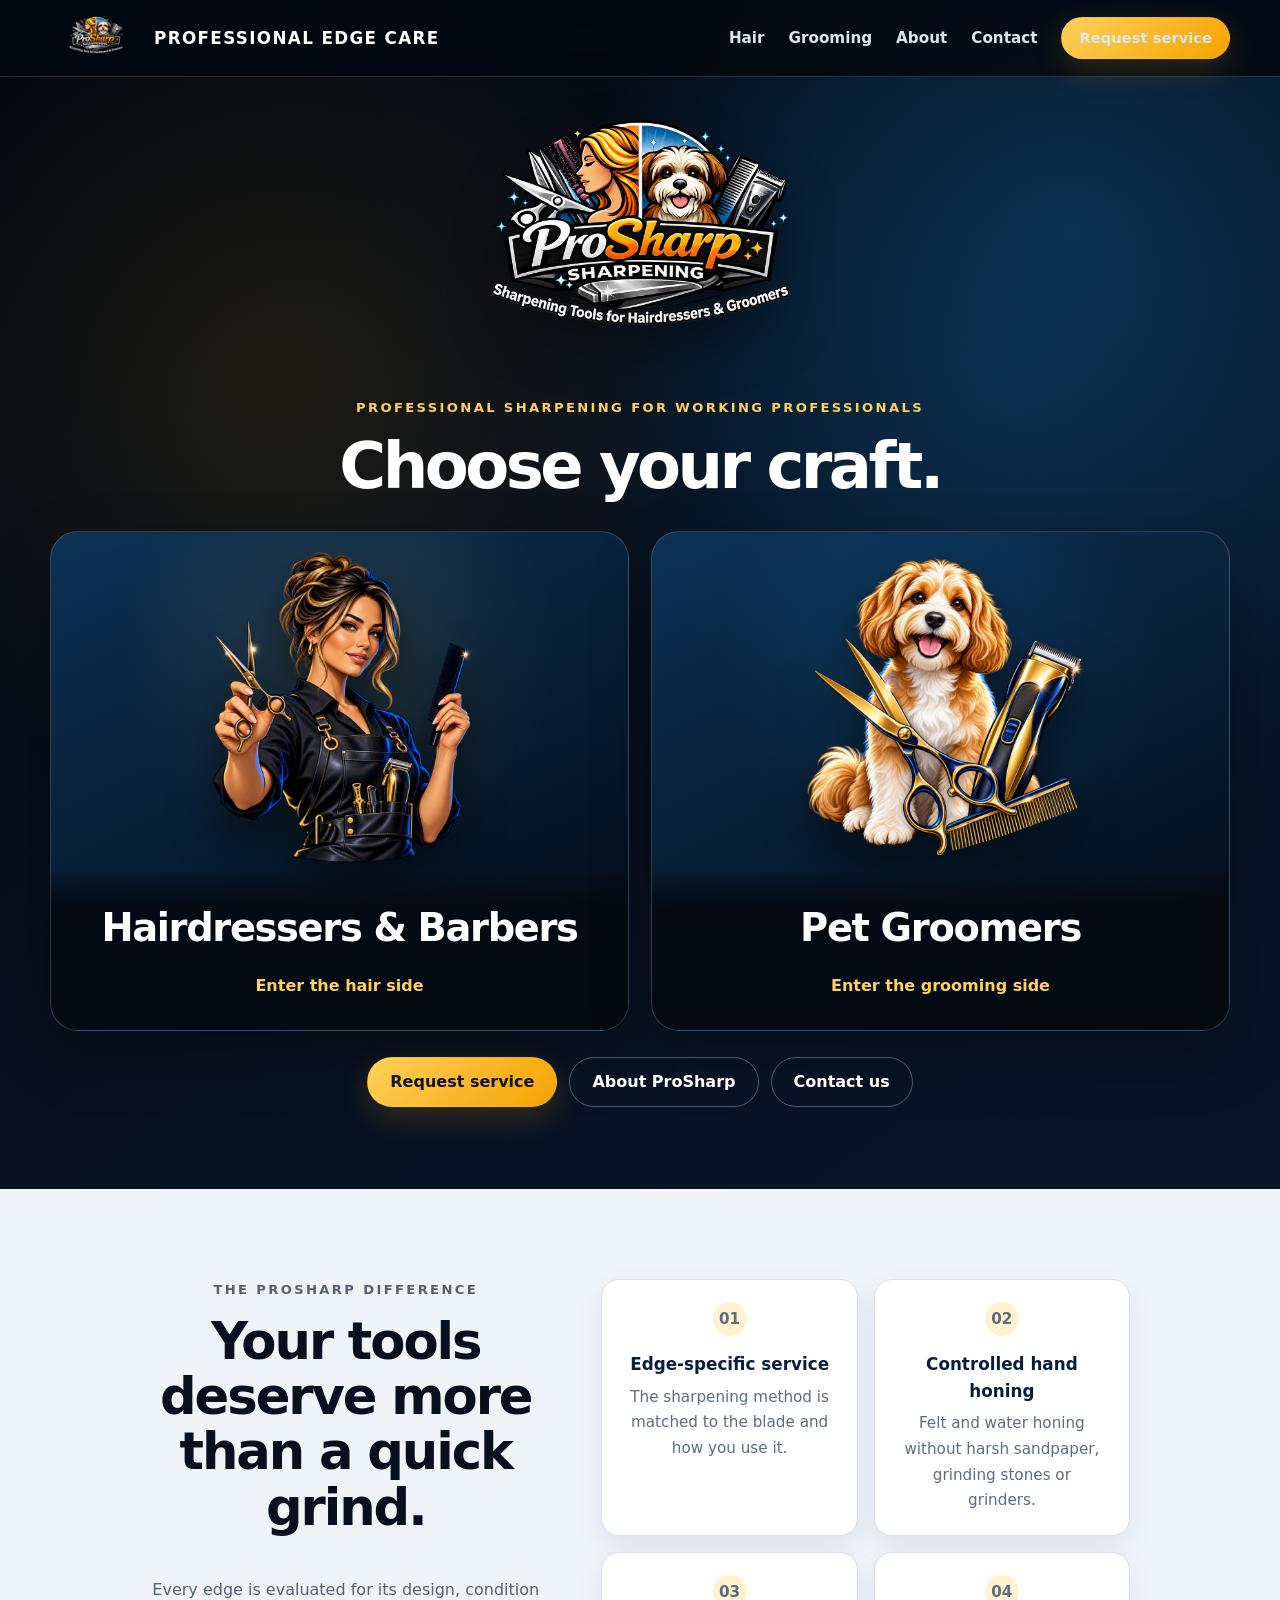
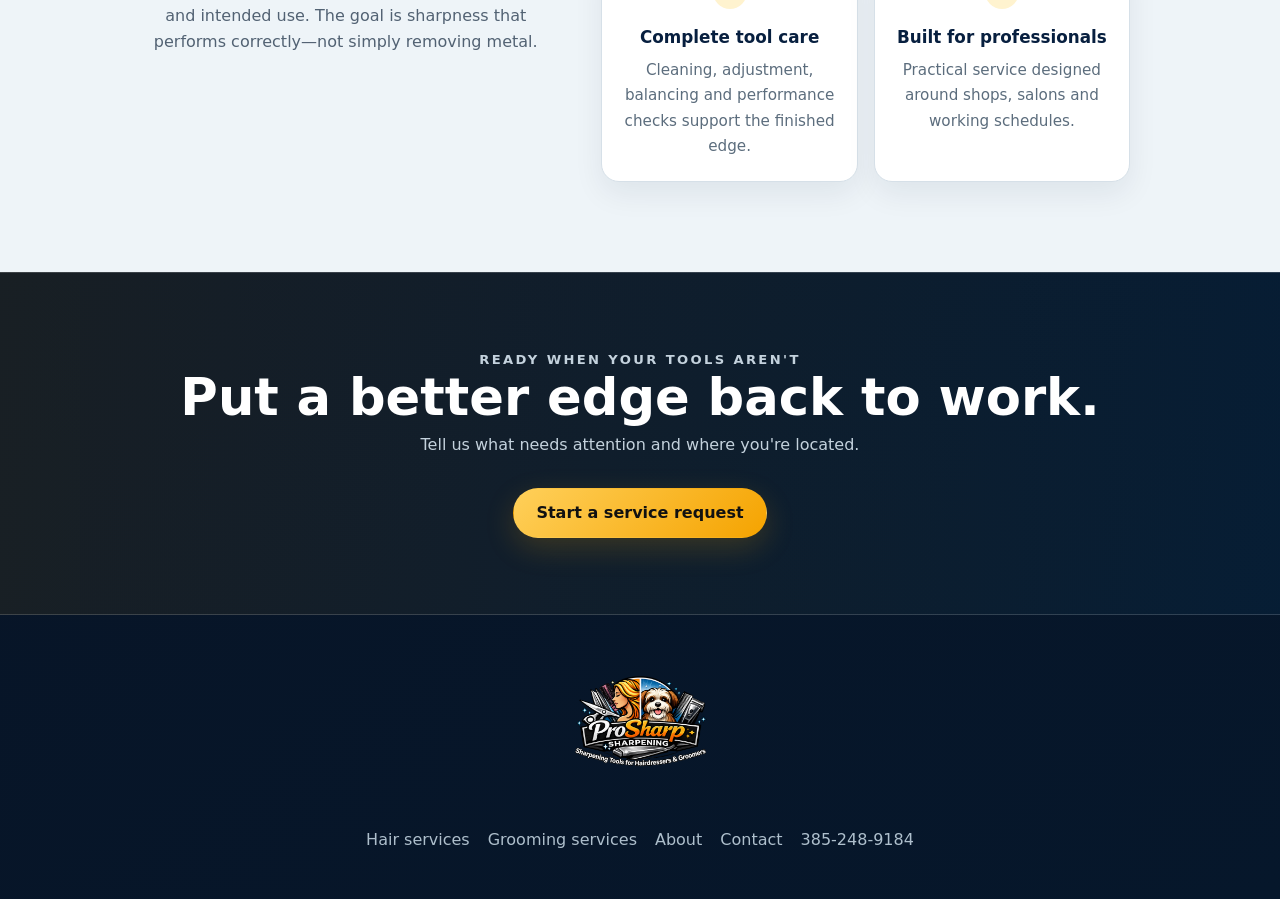
<file: index.html>
<!doctype html>
<html lang="en">
<head>
  <meta charset="utf-8">
  <meta name="viewport" content="width=device-width, initial-scale=1">
  <title>ProSharp Sharpening | Hair & Grooming Professionals</title>
  <meta name="description" content="Professional shear and clipper blade sharpening for hairdressers, barbers and pet groomers. Request mobile service from ProSharp.">
  <link rel="icon" type="image/svg+xml" href="data:image/svg+xml,%3Csvg xmlns='http://www.w3.org/2000/svg' viewBox='0 0 64 64'%3E%3Crect width='64' height='64' rx='14' fill='%23071f3f'/%3E%3Cpath d='M15 45 49 19M20 18l29 28' stroke='%23f5a300' stroke-width='7' stroke-linecap='round'/%3E%3Ccircle cx='17' cy='47' r='7' fill='none' stroke='white' stroke-width='4'/%3E%3Ccircle cx='18' cy='17' r='7' fill='none' stroke='white' stroke-width='4'/%3E%3C/svg%3E">
  <link rel="stylesheet" href="styles.css">
</head>
<body>
  <header class="site-header">
    <nav class="nav shell" aria-label="Main navigation">
      <a class="brand" href="index.html"><img src="logo-readable.png" alt="ProSharp Sharpening"><strong>Professional edge care</strong></a>
      <button class="menu-button" type="button" data-menu aria-expanded="false" aria-label="Open menu">Menu</button>
      <div class="nav-links" data-nav>
        <a href="hair.html">Hair</a><a href="grooming.html">Grooming</a><a href="about.html">About</a><a href="contact.html">Contact</a>
        <a class="button small" href="request-service.html">Request service</a>
      </div>
    </nav>
  </header>

  <main>
    <section class="choice-hero" aria-labelledby="choose-path">
      <div class="shell">
        <div class="choice-intro">
          <img class="landing-logo" src="logo-readable.png" alt="ProSharp Sharpening — Sharpening Tools for Hairdressers &amp; Groomers">
          <p class="eyebrow">Professional sharpening for working professionals</p>
          <h1 id="choose-path">Choose your craft.</h1>
        </div>
        <div class="top-choice-grid">
          <a class="top-choice-card hair-choice" href="hair.html">
            <div class="choice-art"><img src="hair-professional.png" alt="Illustration of a hair professional holding shears and a comb"></div>
            <div class="choice-copy"><h2>Hairdressers &amp; Barbers</h2><span class="choice-link">Enter the hair side</span></div>
          </a>
          <a class="top-choice-card groom-choice" href="grooming.html">
            <div class="choice-art"><img src="grooming-professional.png" alt="Illustration of a dog with grooming shears, clipper and comb"></div>
            <div class="choice-copy"><h2>Pet Groomers</h2><span class="choice-link">Enter the grooming side</span></div>
          </a>
        </div>
        <div class="choice-actions"><a class="button" href="request-service.html">Request service</a><a class="button secondary" href="about.html">About ProSharp</a><a class="button secondary" href="contact.html">Contact us</a></div>
      </div>
    </section>

    <section class="confidence">
      <div class="confidence-grid centered-confidence shell">
        <div><p class="eyebrow">The ProSharp difference</p><h2>Your tools deserve more than a quick grind.</h2><p>Every edge is evaluated for its design, condition and intended use. The goal is sharpness that performs correctly—not simply removing metal.</p></div>
        <div class="point-grid">
          <div class="point"><span class="number">01</span><strong>Edge-specific service</strong><span>The sharpening method is matched to the blade and how you use it.</span></div>
          <div class="point"><span class="number">02</span><strong>Controlled hand honing</strong><span>Felt and water honing without harsh sandpaper, grinding stones or grinders.</span></div>
          <div class="point"><span class="number">03</span><strong>Complete tool care</strong><span>Cleaning, adjustment, balancing and performance checks support the finished edge.</span></div>
          <div class="point"><span class="number">04</span><strong>Built for professionals</strong><span>Practical service designed around shops, salons and working schedules.</span></div>
        </div>
      </div>
    </section>

    <section class="band"><div class="band-inner centered-band shell"><div><p class="eyebrow">Ready when your tools aren't</p><h2>Put a better edge back to work.</h2><p>Tell us what needs attention and where you're located.</p></div><a class="button" href="request-service.html">Start a service request</a></div></section>
  </main>

  <footer class="site-footer"><div class="footer-grid landing-footer shell"><img class="footer-logo" src="logo-readable.png" alt="ProSharp Sharpening"><div class="footer-links"><a href="hair.html">Hair services</a><a href="grooming.html">Grooming services</a><a href="about.html">About</a><a href="contact.html">Contact</a><a href="tel:+13852489184">385-248-9184</a></div></div></footer>
  <script src="app.js"></script>
</body>
</html>
</file>
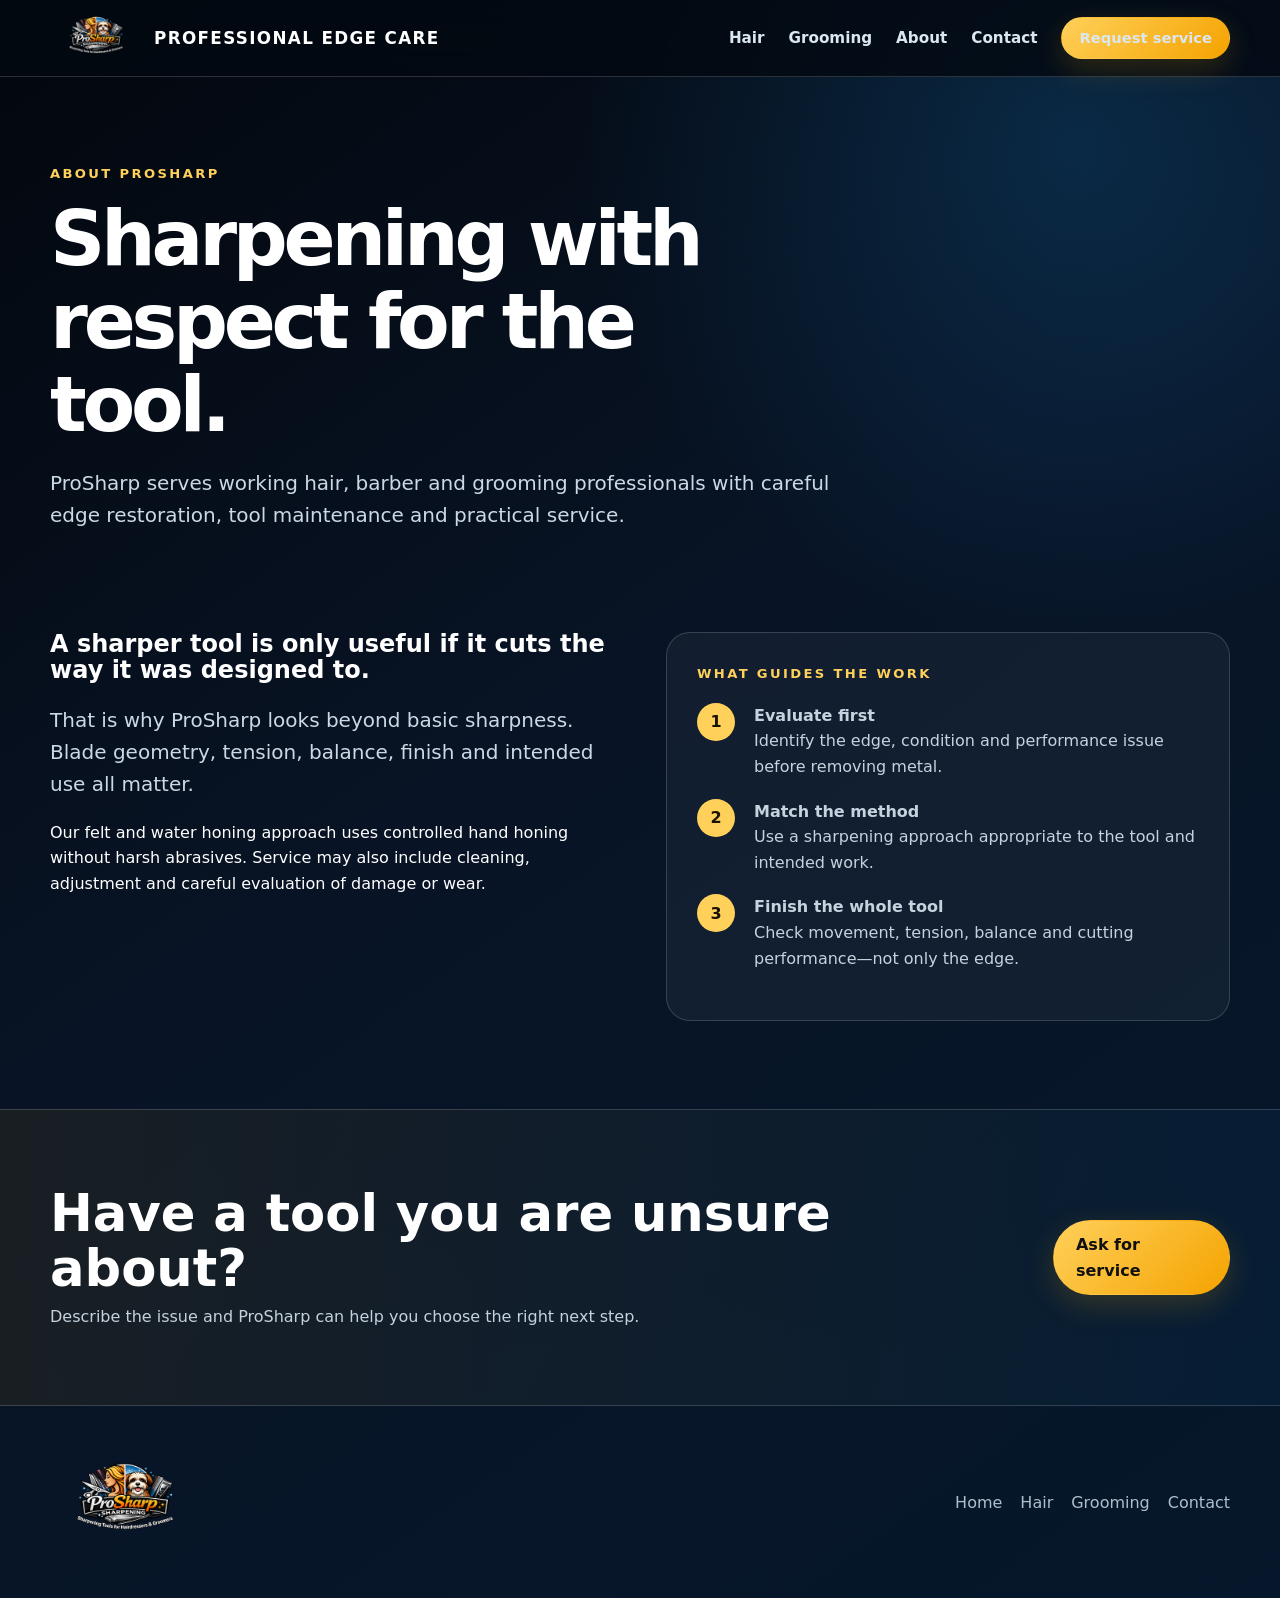
<file: about.html>
<!doctype html><html lang="en"><head><meta charset="utf-8"><meta name="viewport" content="width=device-width, initial-scale=1"><title>About ProSharp</title><meta name="description" content="Learn about ProSharp's approach to professional shear and clipper blade sharpening."><link rel="stylesheet" href="styles.css"></head><body>
<header class="site-header"><nav class="nav shell"><a class="brand" href="index.html"><img src="logo-readable.png" alt="ProSharp"><strong>Professional edge care</strong></a><button class="menu-button" data-menu aria-expanded="false">Menu</button><div class="nav-links" data-nav><a href="hair.html">Hair</a><a href="grooming.html">Grooming</a><a href="about.html">About</a><a href="contact.html">Contact</a><a class="button small" href="request-service.html">Request service</a></div></nav></header>
<main><section class="page-hero shell"><p class="eyebrow">About ProSharp</p><h1>Sharpening with respect for the tool.</h1><p class="lead">ProSharp serves working hair, barber and grooming professionals with careful edge restoration, tool maintenance and practical service.</p></section>
<section class="content-section shell"><div class="split"><div><h2>A sharper tool is only useful if it cuts the way it was designed to.</h2><p class="lead">That is why ProSharp looks beyond basic sharpness. Blade geometry, tension, balance, finish and intended use all matter.</p><p>Our felt and water honing approach uses controlled hand honing without harsh abrasives. Service may also include cleaning, adjustment and careful evaluation of damage or wear.</p></div><div class="panel"><p class="eyebrow">What guides the work</p><ul class="steps"><li><div><strong>Evaluate first</strong><br>Identify the edge, condition and performance issue before removing metal.</div></li><li><div><strong>Match the method</strong><br>Use a sharpening approach appropriate to the tool and intended work.</div></li><li><div><strong>Finish the whole tool</strong><br>Check movement, tension, balance and cutting performance—not only the edge.</div></li></ul></div></div></section>
<section class="band"><div class="band-inner shell"><div><h2>Have a tool you are unsure about?</h2><p>Describe the issue and ProSharp can help you choose the right next step.</p></div><a class="button" href="request-service.html">Ask for service</a></div></section></main>
<footer class="site-footer"><div class="footer-grid shell"><img class="footer-logo" src="logo-readable.png" alt="ProSharp"><div class="footer-links"><a href="index.html">Home</a><a href="hair.html">Hair</a><a href="grooming.html">Grooming</a><a href="contact.html">Contact</a></div></div></footer><script src="app.js"></script></body></html>
</file>
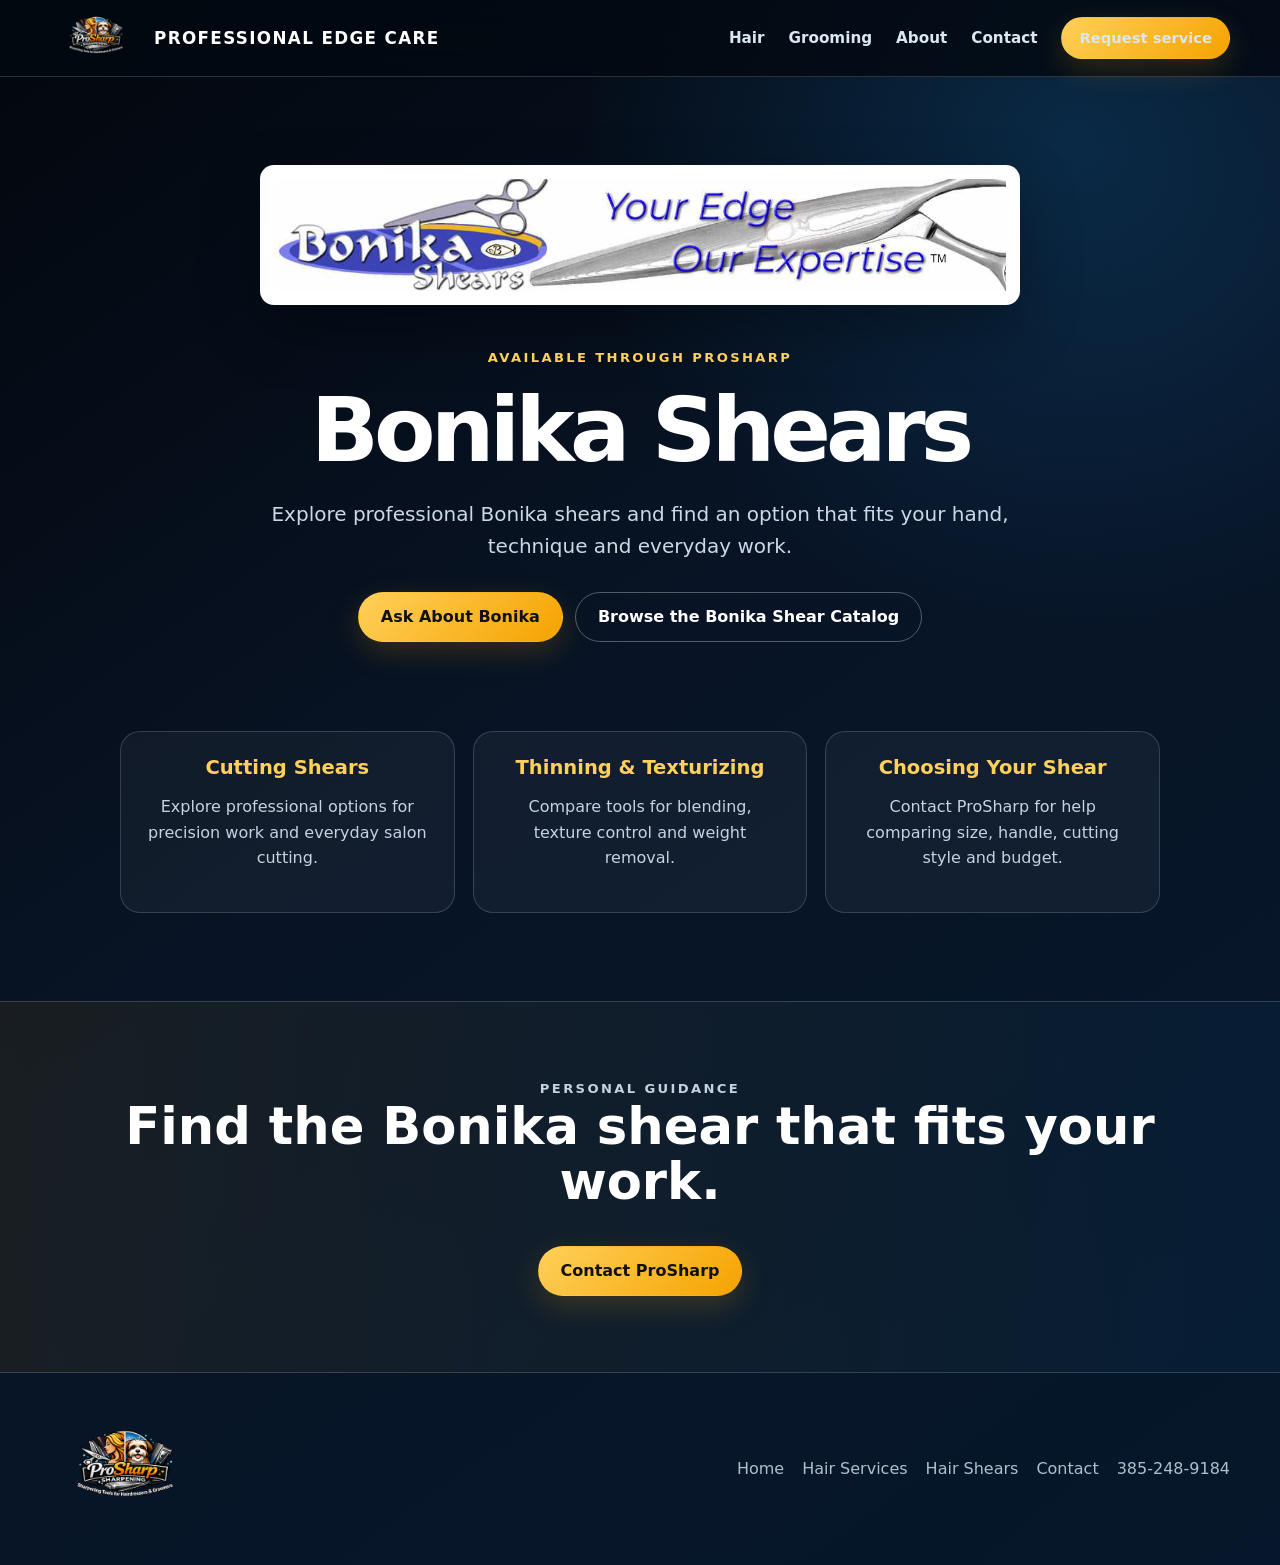
<file: bonika.html>
<!doctype html>
<html lang="en">
<head>
  <meta charset="utf-8">
  <meta name="viewport" content="width=device-width, initial-scale=1">
  <title>Bonika Shears | ProSharp</title>
  <meta name="description" content="Explore Bonika professional hair shears available through ProSharp.">
  <link rel="stylesheet" href="styles.css">
</head>
<body>
  <header class="site-header">
    <nav class="nav shell" aria-label="Main navigation">
      <a class="brand" href="index.html"><img src="logo-readable.png" alt="ProSharp"><strong>Professional edge care</strong></a>
      <button class="menu-button" data-menu aria-expanded="false">Menu</button>
      <div class="nav-links" data-nav><a href="hair.html">Hair</a><a href="grooming.html">Grooming</a><a href="about.html">About</a><a href="contact.html">Contact</a><a class="button small" href="request-service.html">Request service</a></div>
    </nav>
  </header>
  <main>
    <section class="mizutani-hero shell">
      <div class="bonika-hero-logo-panel"><img class="bonika-hero-logo" src="bonika-logo.jpg" alt="Bonika Shears — Your Edge, Our Expertise"></div>
      <p class="eyebrow">Available through ProSharp</p>
      <h1>Bonika Shears</h1>
      <p class="lead">Explore professional Bonika shears and find an option that fits your hand, technique and everyday work.</p>
      <div class="hero-actions centered-actions"><a class="button" href="contact.html">Ask About Bonika</a><a class="button secondary" href="https://bonika.com/collections/bonika-shears-official-brand" target="_blank" rel="noopener">Browse the Bonika Shear Catalog</a></div>
    </section>
    <section class="content-section shell">
      <div class="service-grid mizutani-categories">
        <article class="service-card"><h3>Cutting Shears</h3><p>Explore professional options for precision work and everyday salon cutting.</p></article>
        <article class="service-card"><h3>Thinning &amp; Texturizing</h3><p>Compare tools for blending, texture control and weight removal.</p></article>
        <article class="service-card"><h3>Choosing Your Shear</h3><p>Contact ProSharp for help comparing size, handle, cutting style and budget.</p></article>
      </div>
    </section>
    <section class="band"><div class="band-inner centered-band shell"><div><p class="eyebrow">Personal guidance</p><h2>Find the Bonika shear that fits your work.</h2></div><a class="button" href="contact.html">Contact ProSharp</a></div></section>
  </main>
  <footer class="site-footer"><div class="footer-grid shell"><img class="footer-logo" src="logo-readable.png" alt="ProSharp"><div class="footer-links"><a href="index.html">Home</a><a href="hair.html">Hair Services</a><a href="hair-shears.html">Hair Shears</a><a href="contact.html">Contact</a><a href="tel:+13852489184">385-248-9184</a></div></div></footer>
  <script src="app.js"></script>
</body>
</html>
</file>
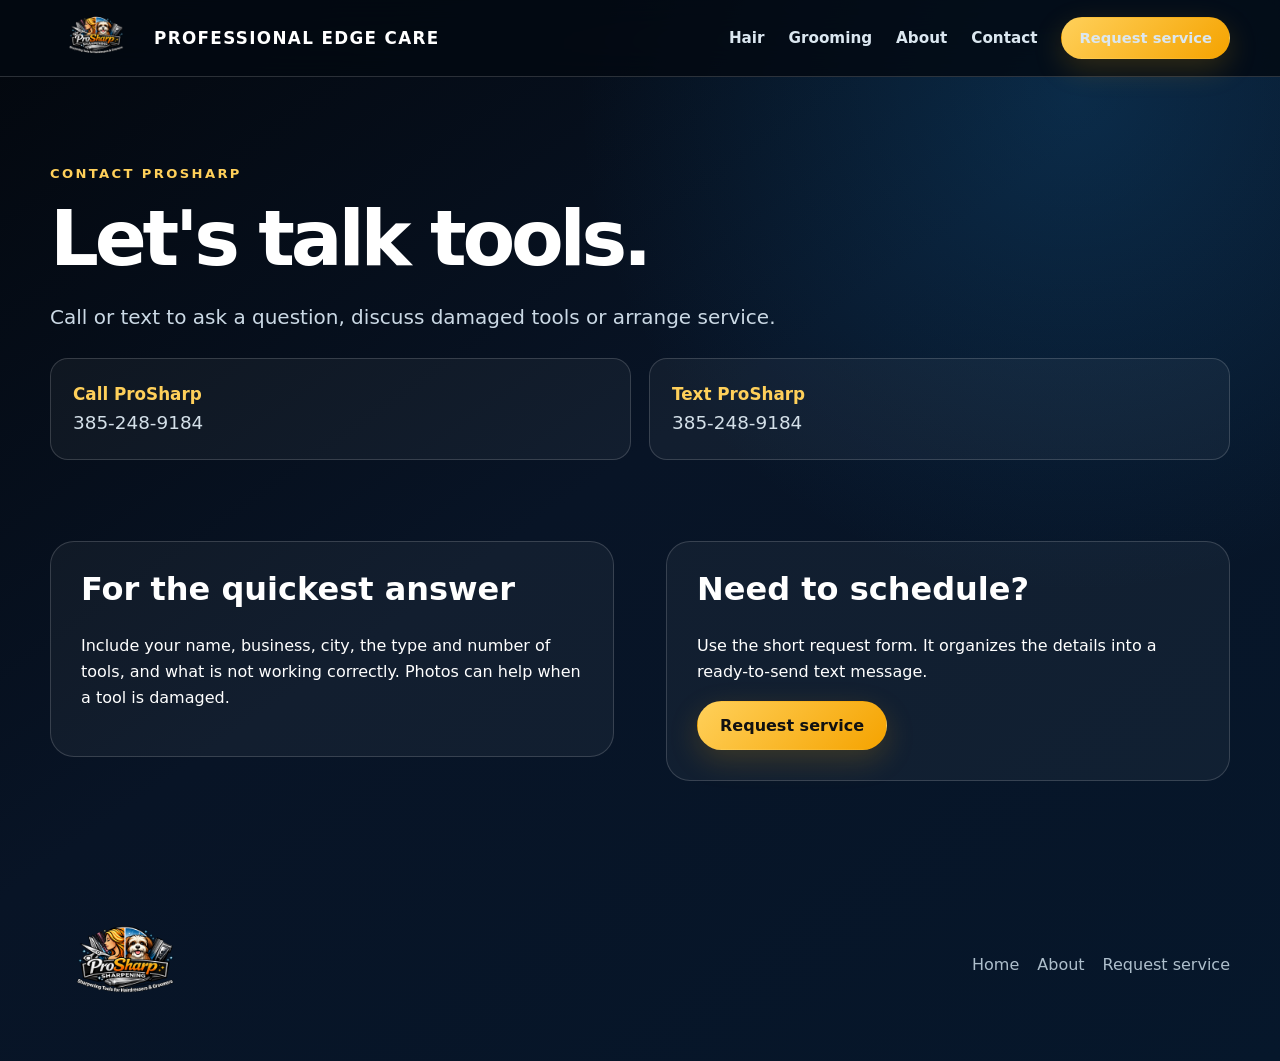
<file: contact.html>
<!doctype html><html lang="en"><head><meta charset="utf-8"><meta name="viewport" content="width=device-width, initial-scale=1"><title>Contact ProSharp</title><meta name="description" content="Call or text ProSharp for professional sharpening service."><link rel="stylesheet" href="styles.css"></head><body>
<header class="site-header"><nav class="nav shell"><a class="brand" href="index.html"><img src="logo-readable.png" alt="ProSharp"><strong>Professional edge care</strong></a><button class="menu-button" data-menu aria-expanded="false">Menu</button><div class="nav-links" data-nav><a href="hair.html">Hair</a><a href="grooming.html">Grooming</a><a href="about.html">About</a><a href="contact.html">Contact</a><a class="button small" href="request-service.html">Request service</a></div></nav></header>
<main><section class="page-hero shell"><p class="eyebrow">Contact ProSharp</p><h1>Let's talk tools.</h1><p class="lead">Call or text to ask a question, discuss damaged tools or arrange service.</p><div class="contact-cards"><a class="contact-card" href="tel:+13852489184"><strong>Call ProSharp</strong><span>385-248-9184</span></a><a class="contact-card" href="sms:+13852489184"><strong>Text ProSharp</strong><span>385-248-9184</span></a></div></section>
<section class="content-section shell"><div class="split"><div class="panel"><h2>For the quickest answer</h2><p>Include your name, business, city, the type and number of tools, and what is not working correctly. Photos can help when a tool is damaged.</p></div><div class="panel"><h2>Need to schedule?</h2><p>Use the short request form. It organizes the details into a ready-to-send text message.</p><a class="button" href="request-service.html">Request service</a></div></div></section></main>
<footer class="site-footer"><div class="footer-grid shell"><img class="footer-logo" src="logo-readable.png" alt="ProSharp"><div class="footer-links"><a href="index.html">Home</a><a href="about.html">About</a><a href="request-service.html">Request service</a></div></div></footer><script src="app.js"></script></body></html>
</file>
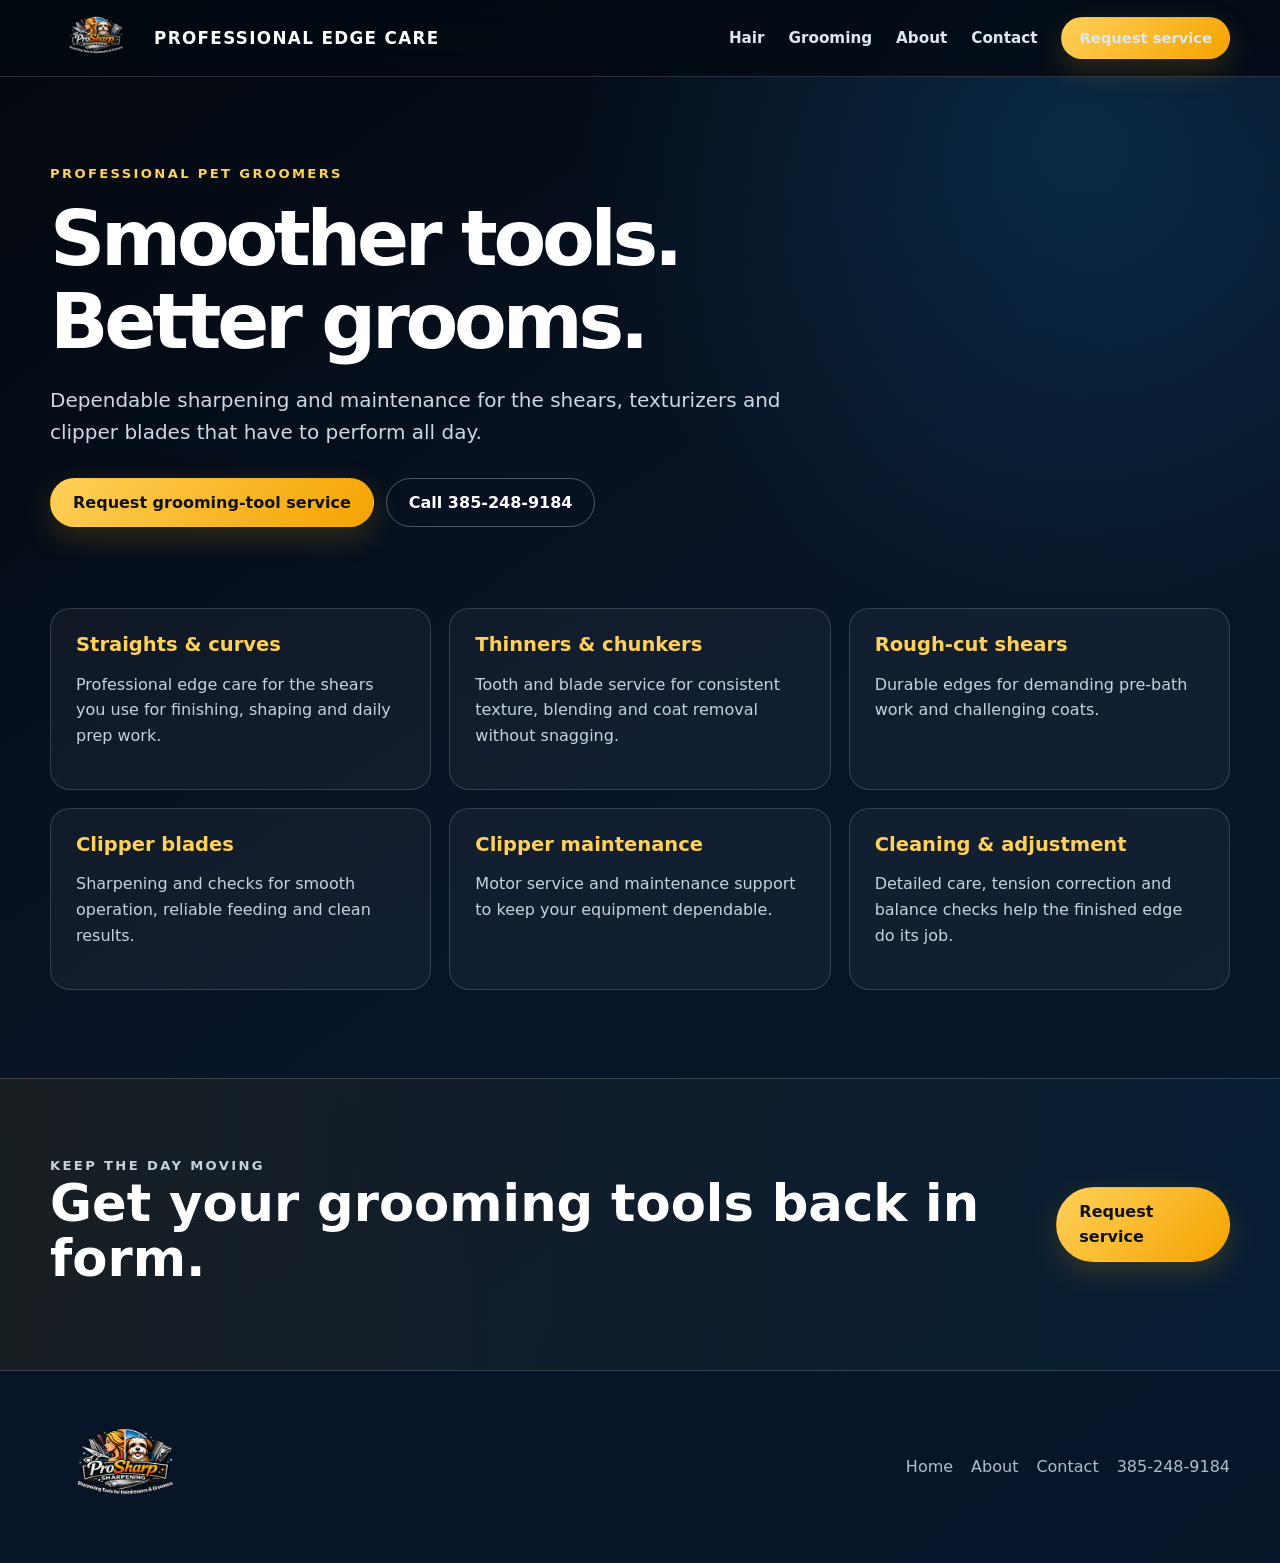
<file: grooming.html>
<!doctype html><html lang="en"><head><meta charset="utf-8"><meta name="viewport" content="width=device-width, initial-scale=1"><title>Pet Grooming Tool Sharpening | ProSharp</title><meta name="description" content="Shear and clipper blade sharpening for professional pet groomers from ProSharp."><link rel="stylesheet" href="styles.css"></head><body>
<header class="site-header"><nav class="nav shell"><a class="brand" href="index.html"><img src="logo-readable.png" alt="ProSharp"><strong>Professional edge care</strong></a><button class="menu-button" data-menu aria-expanded="false">Menu</button><div class="nav-links" data-nav><a href="hair.html">Hair</a><a href="grooming.html">Grooming</a><a href="about.html">About</a><a href="contact.html">Contact</a><a class="button small" href="request-service.html">Request service</a></div></nav></header>
<main><section class="page-hero shell"><p class="eyebrow">Professional pet groomers</p><h1>Smoother tools. Better grooms.</h1><p class="lead">Dependable sharpening and maintenance for the shears, texturizers and clipper blades that have to perform all day.</p><div class="hero-actions"><a class="button" href="request-service.html?service=Grooming+tools">Request grooming-tool service</a><a class="button secondary" href="tel:+13852489184">Call 385-248-9184</a></div></section>
<section class="content-section shell"><div class="service-grid"><article class="service-card"><h3>Straights & curves</h3><p>Professional edge care for the shears you use for finishing, shaping and daily prep work.</p></article><article class="service-card"><h3>Thinners & chunkers</h3><p>Tooth and blade service for consistent texture, blending and coat removal without snagging.</p></article><article class="service-card"><h3>Rough-cut shears</h3><p>Durable edges for demanding pre-bath work and challenging coats.</p></article><article class="service-card"><h3>Clipper blades</h3><p>Sharpening and checks for smooth operation, reliable feeding and clean results.</p></article><article class="service-card"><h3>Clipper maintenance</h3><p>Motor service and maintenance support to keep your equipment dependable.</p></article><article class="service-card"><h3>Cleaning & adjustment</h3><p>Detailed care, tension correction and balance checks help the finished edge do its job.</p></article></div></section>
<section class="band"><div class="band-inner shell"><div><p class="eyebrow">Keep the day moving</p><h2>Get your grooming tools back in form.</h2></div><a class="button" href="request-service.html?service=Grooming+tools">Request service</a></div></section></main>
<footer class="site-footer"><div class="footer-grid shell"><img class="footer-logo" src="logo-readable.png" alt="ProSharp"><div class="footer-links"><a href="index.html">Home</a><a href="about.html">About</a><a href="contact.html">Contact</a><a href="tel:+13852489184">385-248-9184</a></div></div></footer><script src="app.js"></script></body></html>
</file>
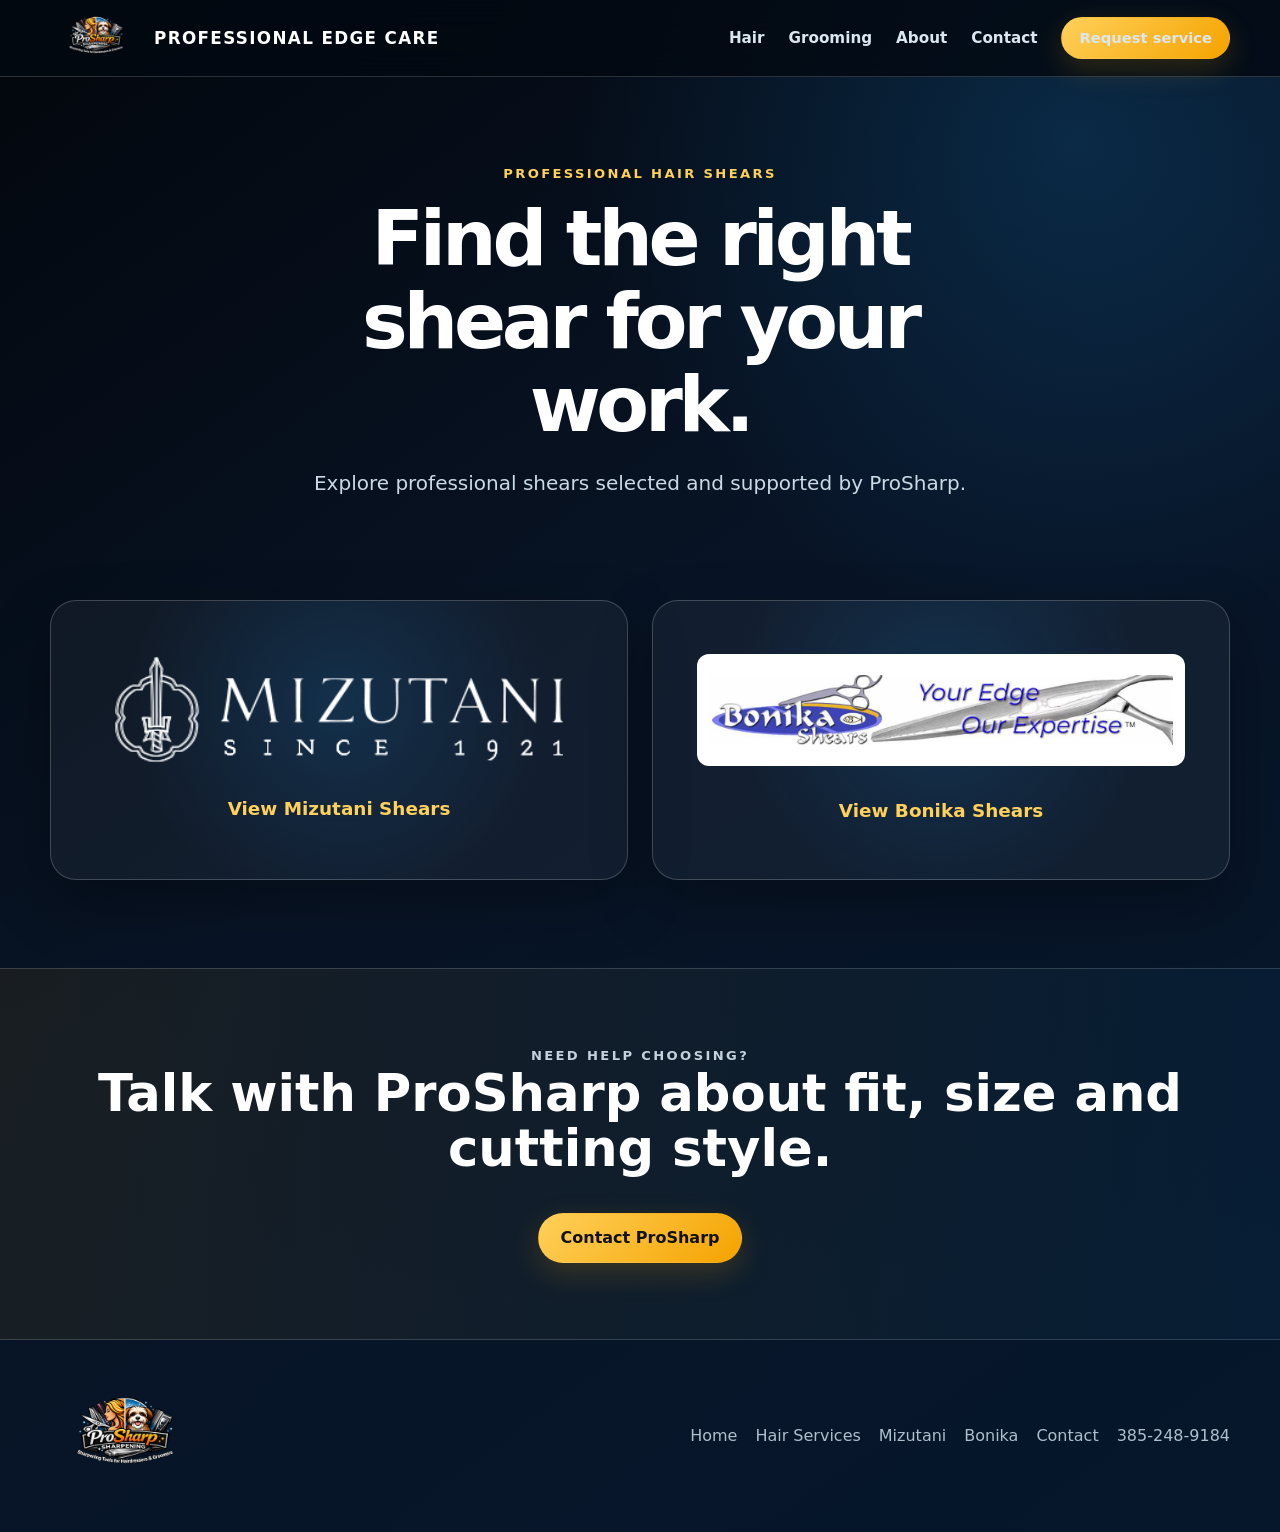
<file: hair-shears.html>
<!doctype html>
<html lang="en">
<head>
  <meta charset="utf-8">
  <meta name="viewport" content="width=device-width, initial-scale=1">
  <title>Professional Hair Shears | ProSharp</title>
  <meta name="description" content="Explore professional hair shears available through ProSharp, including Mizutani and Bonika.">
  <link rel="stylesheet" href="styles.css">
</head>
<body>
  <header class="site-header">
    <nav class="nav shell" aria-label="Main navigation">
      <a class="brand" href="index.html"><img src="logo-readable.png" alt="ProSharp"><strong>Professional edge care</strong></a>
      <button class="menu-button" data-menu aria-expanded="false">Menu</button>
      <div class="nav-links" data-nav><a href="hair.html">Hair</a><a href="grooming.html">Grooming</a><a href="about.html">About</a><a href="contact.html">Contact</a><a class="button small" href="request-service.html">Request service</a></div>
    </nav>
  </header>
  <main>
    <section class="page-hero centered-page-hero shell">
      <p class="eyebrow">Professional Hair Shears</p>
      <h1>Find the right shear for your work.</h1>
      <p class="lead">Explore professional shears selected and supported by ProSharp.</p>
    </section>
    <section class="content-section shell">
      <div class="brand-link-grid">
        <a class="brand-link-card" href="mizutani.html" aria-label="View Mizutani Shears">
          <img class="mizutani-logo" src="mizutani-logo.png" alt="Mizutani — Since 1921">
          <span>View Mizutani Shears</span>
        </a>
        <a class="brand-link-card" href="bonika.html" aria-label="View Bonika Shears">
          <span class="bonika-logo-panel"><img class="bonika-logo" src="bonika-logo.jpg" alt="Bonika Shears — Your Edge, Our Expertise"></span>
          <span>View Bonika Shears</span>
        </a>
      </div>
    </section>
    <section class="band"><div class="band-inner centered-band shell"><div><p class="eyebrow">Need help choosing?</p><h2>Talk with ProSharp about fit, size and cutting style.</h2></div><a class="button" href="contact.html">Contact ProSharp</a></div></section>
  </main>
  <footer class="site-footer"><div class="footer-grid shell"><img class="footer-logo" src="logo-readable.png" alt="ProSharp"><div class="footer-links"><a href="index.html">Home</a><a href="hair.html">Hair Services</a><a href="mizutani.html">Mizutani</a><a href="bonika.html">Bonika</a><a href="contact.html">Contact</a><a href="tel:+13852489184">385-248-9184</a></div></div></footer>
  <script src="app.js"></script>
</body>
</html>
</file>
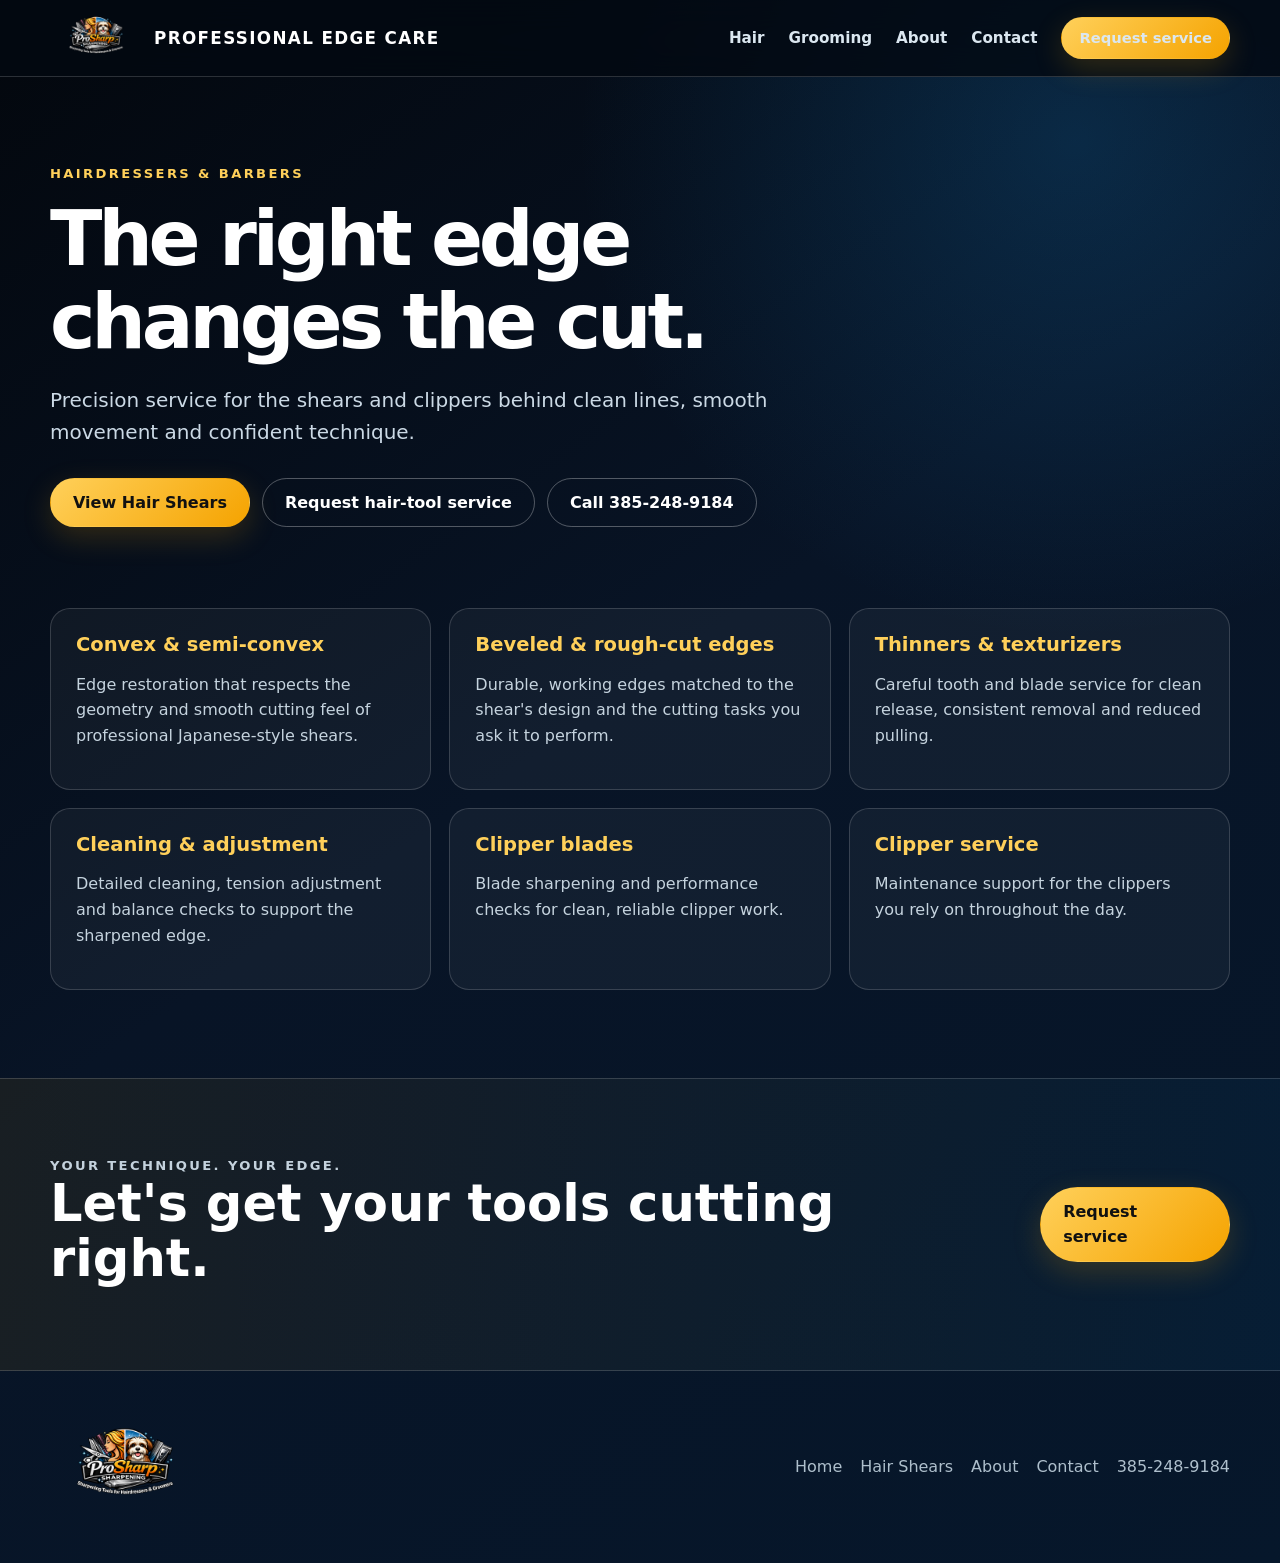
<file: hair.html>
<!doctype html><html lang="en"><head><meta charset="utf-8"><meta name="viewport" content="width=device-width, initial-scale=1"><title>Hairdresser & Barber Sharpening | ProSharp</title><meta name="description" content="Shear and clipper care for hairdressers and barbers from ProSharp."><link rel="stylesheet" href="styles.css"></head><body>
<header class="site-header"><nav class="nav shell"><a class="brand" href="index.html"><img src="logo-readable.png" alt="ProSharp"><strong>Professional edge care</strong></a><button class="menu-button" data-menu aria-expanded="false">Menu</button><div class="nav-links" data-nav><a href="hair.html">Hair</a><a href="grooming.html">Grooming</a><a href="about.html">About</a><a href="contact.html">Contact</a><a class="button small" href="request-service.html">Request service</a></div></nav></header>
<main><section class="page-hero shell"><p class="eyebrow">Hairdressers & barbers</p><h1>The right edge changes the cut.</h1><p class="lead">Precision service for the shears and clippers behind clean lines, smooth movement and confident technique.</p><div class="hero-actions"><a class="button" href="hair-shears.html">View Hair Shears</a><a class="button secondary" href="request-service.html?service=Hair+shears">Request hair-tool service</a><a class="button secondary" href="tel:+13852489184">Call 385-248-9184</a></div></section>
<section class="content-section shell"><div class="service-grid"><article class="service-card"><h3>Convex & semi-convex</h3><p>Edge restoration that respects the geometry and smooth cutting feel of professional Japanese-style shears.</p></article><article class="service-card"><h3>Beveled & rough-cut edges</h3><p>Durable, working edges matched to the shear's design and the cutting tasks you ask it to perform.</p></article><article class="service-card"><h3>Thinners & texturizers</h3><p>Careful tooth and blade service for clean release, consistent removal and reduced pulling.</p></article><article class="service-card"><h3>Cleaning & adjustment</h3><p>Detailed cleaning, tension adjustment and balance checks to support the sharpened edge.</p></article><article class="service-card"><h3>Clipper blades</h3><p>Blade sharpening and performance checks for clean, reliable clipper work.</p></article><article class="service-card"><h3>Clipper service</h3><p>Maintenance support for the clippers you rely on throughout the day.</p></article></div></section>
<section class="band"><div class="band-inner shell"><div><p class="eyebrow">Your technique. Your edge.</p><h2>Let's get your tools cutting right.</h2></div><a class="button" href="request-service.html?service=Hair+shears">Request service</a></div></section></main>
<footer class="site-footer"><div class="footer-grid shell"><img class="footer-logo" src="logo-readable.png" alt="ProSharp"><div class="footer-links"><a href="index.html">Home</a><a href="hair-shears.html">Hair Shears</a><a href="about.html">About</a><a href="contact.html">Contact</a><a href="tel:+13852489184">385-248-9184</a></div></div></footer><script src="app.js"></script></body></html>
</file>
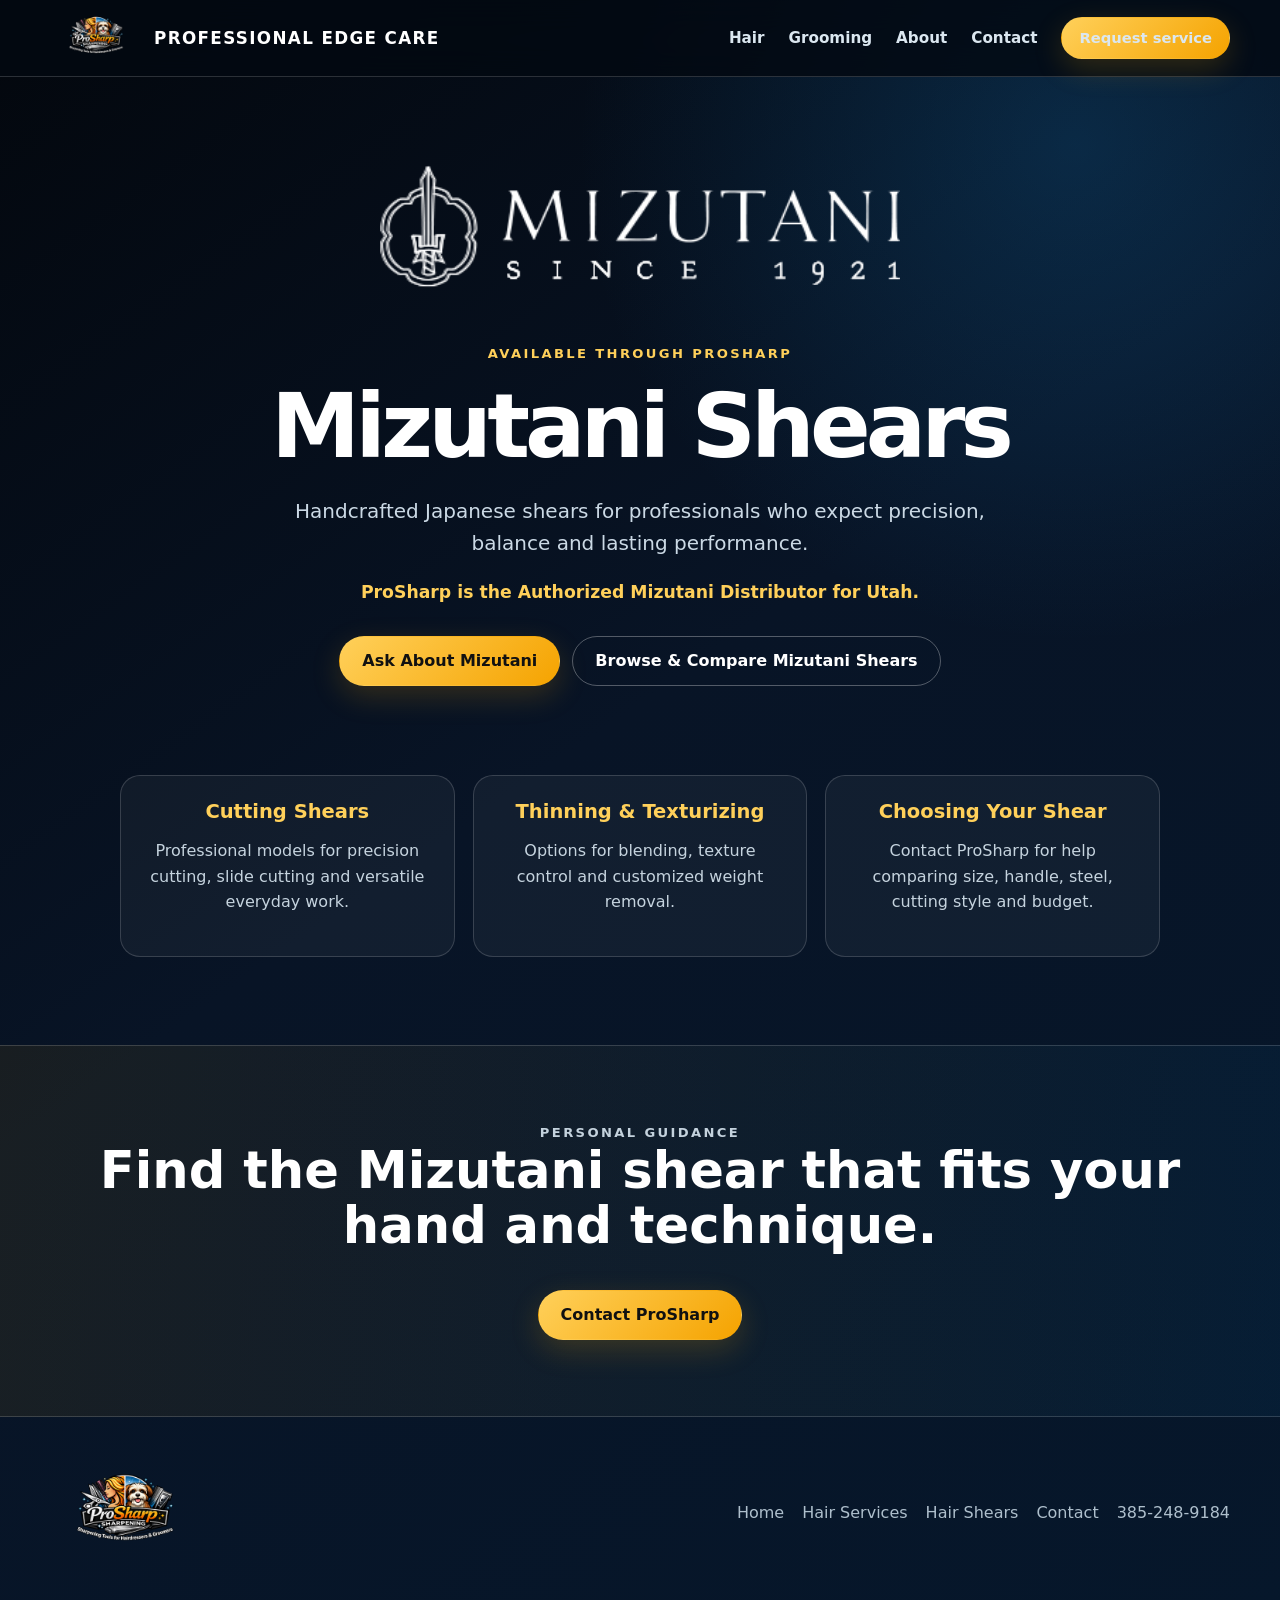
<file: mizutani.html>
<!doctype html>
<html lang="en">
<head>
  <meta charset="utf-8">
  <meta name="viewport" content="width=device-width, initial-scale=1">
  <title>Mizutani Shears | ProSharp Utah</title>
  <meta name="description" content="Explore Mizutani professional hair shears through ProSharp, the Authorized Mizutani Distributor for Utah.">
  <link rel="stylesheet" href="styles.css">
</head>
<body>
  <header class="site-header">
    <nav class="nav shell" aria-label="Main navigation">
      <a class="brand" href="index.html"><img src="logo-readable.png" alt="ProSharp"><strong>Professional edge care</strong></a>
      <button class="menu-button" data-menu aria-expanded="false">Menu</button>
      <div class="nav-links" data-nav><a href="hair.html">Hair</a><a href="grooming.html">Grooming</a><a href="about.html">About</a><a href="contact.html">Contact</a><a class="button small" href="request-service.html">Request service</a></div>
    </nav>
  </header>
  <main>
    <section class="mizutani-hero shell">
      <img class="mizutani-hero-logo" src="mizutani-logo.png" alt="Mizutani — Since 1921">
      <p class="eyebrow">Available through ProSharp</p>
      <h1>Mizutani Shears</h1>
      <p class="lead">Handcrafted Japanese shears for professionals who expect precision, balance and lasting performance.</p>
      <p class="authorized-line">ProSharp is the Authorized Mizutani Distributor for Utah.</p>
      <div class="hero-actions centered-actions"><a class="button" href="contact.html">Ask About Mizutani</a><a class="button secondary" href="mizutani-catalog.html">Browse &amp; Compare Mizutani Shears</a></div>
    </section>
    <section class="content-section shell">
      <div class="service-grid mizutani-categories">
        <article class="service-card"><h3>Cutting Shears</h3><p>Professional models for precision cutting, slide cutting and versatile everyday work.</p></article>
        <article class="service-card"><h3>Thinning &amp; Texturizing</h3><p>Options for blending, texture control and customized weight removal.</p></article>
        <article class="service-card"><h3>Choosing Your Shear</h3><p>Contact ProSharp for help comparing size, handle, steel, cutting style and budget.</p></article>
      </div>
    </section>
    <section class="band"><div class="band-inner centered-band shell"><div><p class="eyebrow">Personal guidance</p><h2>Find the Mizutani shear that fits your hand and technique.</h2></div><a class="button" href="contact.html">Contact ProSharp</a></div></section>
  </main>
  <footer class="site-footer"><div class="footer-grid shell"><img class="footer-logo" src="logo-readable.png" alt="ProSharp"><div class="footer-links"><a href="index.html">Home</a><a href="hair.html">Hair Services</a><a href="hair-shears.html">Hair Shears</a><a href="contact.html">Contact</a><a href="tel:+13852489184">385-248-9184</a></div></div></footer>
  <script src="app.js"></script>
</body>
</html>
</file>
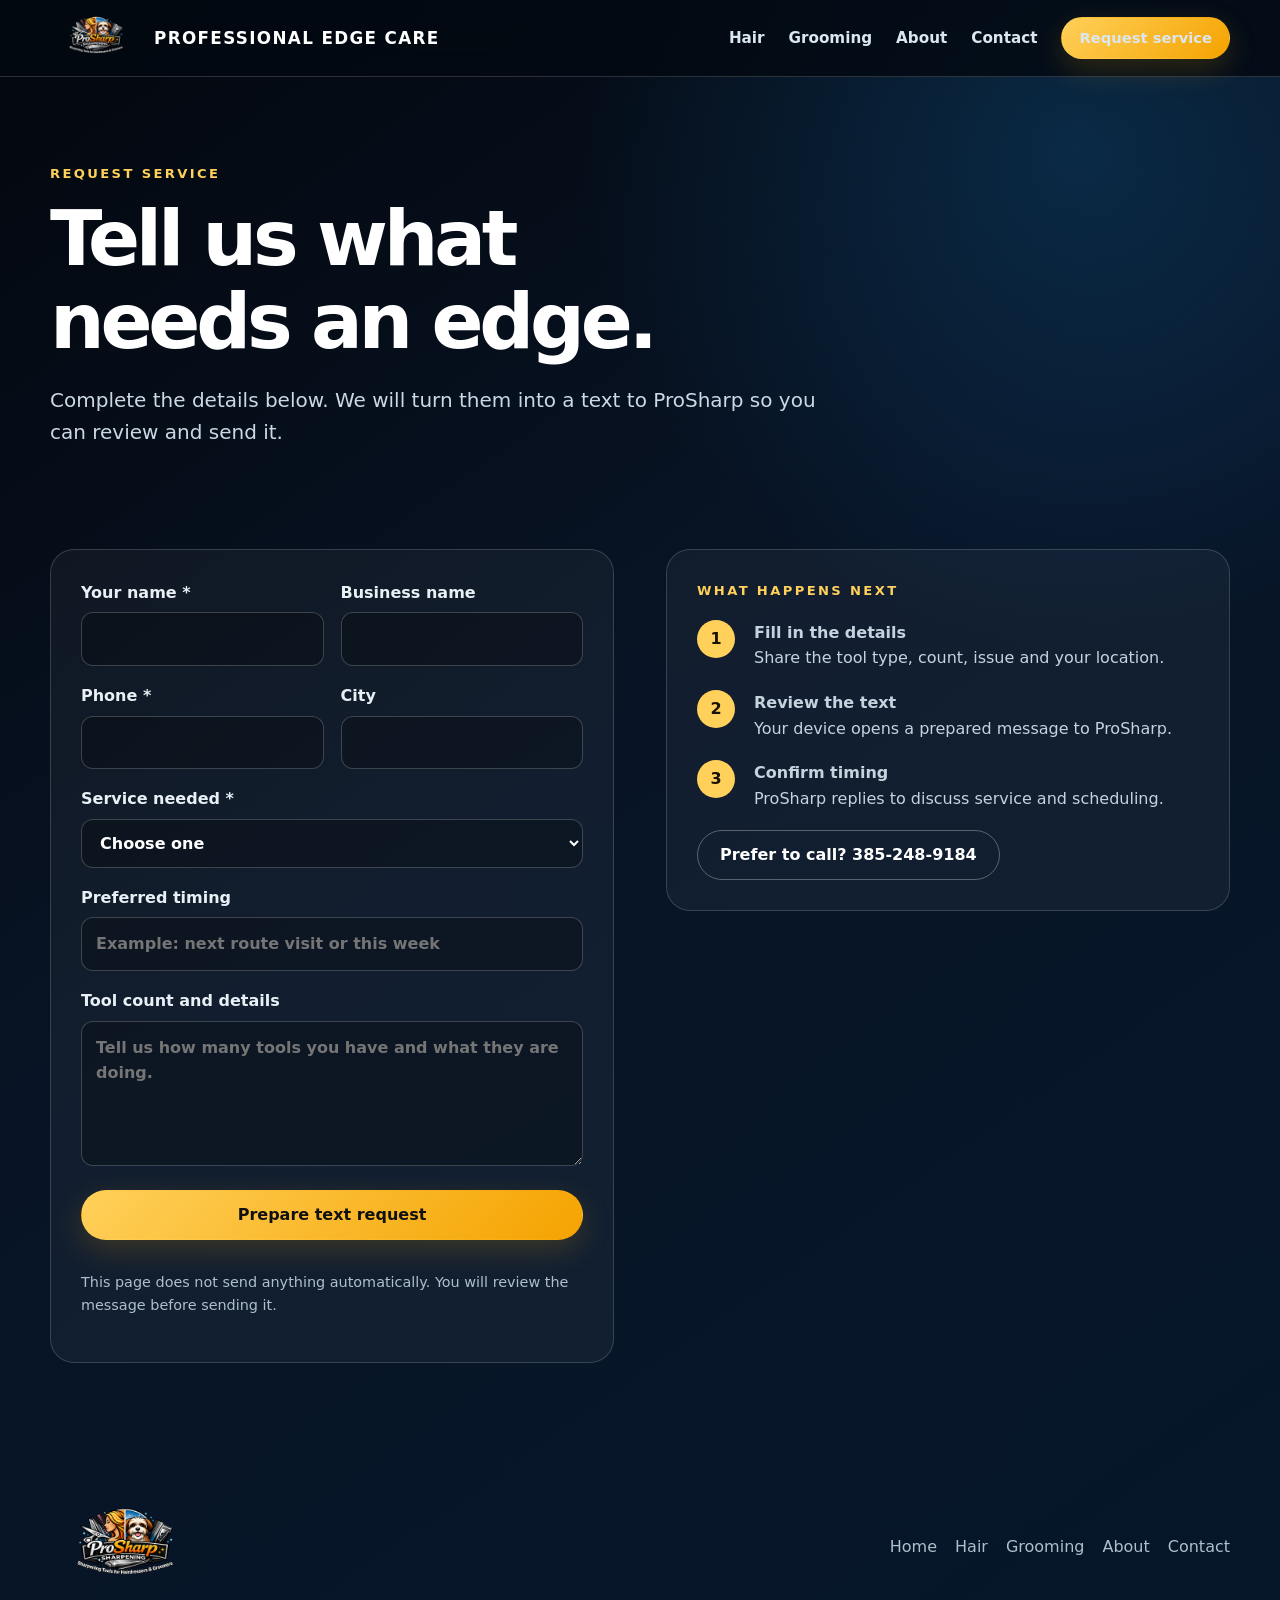
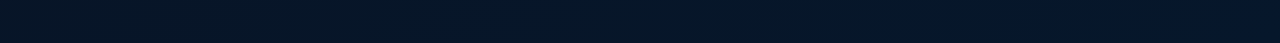
<file: request-service.html>
<!doctype html><html lang="en"><head><meta charset="utf-8"><meta name="viewport" content="width=device-width, initial-scale=1"><title>Request Sharpening Service | ProSharp</title><meta name="description" content="Request professional sharpening service from ProSharp."><link rel="stylesheet" href="styles.css"></head><body>
<header class="site-header"><nav class="nav shell"><a class="brand" href="index.html"><img src="logo-readable.png" alt="ProSharp"><strong>Professional edge care</strong></a><button class="menu-button" data-menu aria-expanded="false">Menu</button><div class="nav-links" data-nav><a href="hair.html">Hair</a><a href="grooming.html">Grooming</a><a href="about.html">About</a><a href="contact.html">Contact</a><a class="button small" href="request-service.html">Request service</a></div></nav></header>
<main><section class="page-hero shell"><p class="eyebrow">Request service</p><h1>Tell us what needs an edge.</h1><p class="lead">Complete the details below. We will turn them into a text to ProSharp so you can review and send it.</p></section>
<section class="content-section shell"><div class="split"><form class="form panel" data-service-form><div class="form-row"><label><span>Your name *</span><input name="name" autocomplete="name" required></label><label><span>Business name</span><input name="business" autocomplete="organization"></label></div><div class="form-row"><label><span>Phone *</span><input name="phone" type="tel" autocomplete="tel" required></label><label><span>City</span><input name="city" autocomplete="address-level2"></label></div><label><span>Service needed *</span><select name="service" required><option value="">Choose one</option><option>Hair shears</option><option>Grooming shears</option><option>Clipper blades</option><option>Clipper maintenance</option><option>Multiple tool types</option><option>Damage evaluation</option><option>Other</option></select></label><label><span>Preferred timing</span><input name="timing" placeholder="Example: next route visit or this week"></label><label><span>Tool count and details</span><textarea name="details" placeholder="Tell us how many tools you have and what they are doing."></textarea></label><button class="button" type="submit">Prepare text request</button><p class="form-note">This page does not send anything automatically. You will review the message before sending it.</p><div class="status" data-status role="status"></div></form><aside class="panel"><p class="eyebrow">What happens next</p><ol class="steps"><li><div><strong>Fill in the details</strong><br>Share the tool type, count, issue and your location.</div></li><li><div><strong>Review the text</strong><br>Your device opens a prepared message to ProSharp.</div></li><li><div><strong>Confirm timing</strong><br>ProSharp replies to discuss service and scheduling.</div></li></ol><a class="button secondary" href="tel:+13852489184">Prefer to call? 385-248-9184</a></aside></div></section></main>
<footer class="site-footer"><div class="footer-grid shell"><img class="footer-logo" src="logo-readable.png" alt="ProSharp"><div class="footer-links"><a href="index.html">Home</a><a href="hair.html">Hair</a><a href="grooming.html">Grooming</a><a href="about.html">About</a><a href="contact.html">Contact</a></div></div></footer><script src="app.js"></script><script>const p=new URLSearchParams(location.search).get('service');if(p){const s=document.querySelector('select[name="service"]');const o=[...s.options].find(x=>x.value===p);if(o)s.value=p;}</script></body></html>
</file>
<file: styles.css>
:root {
  --ink: #07101e;
  --navy: #071f3f;
  --blue: #0b4f82;
  --gold: #f5a300;
  --gold-2: #ffd05a;
  --white: #fff;
  --mist: #eef4f8;
  --line: rgba(255, 255, 255, .16);
  --shadow: 0 24px 60px rgba(0, 0, 0, .32);
}

* { box-sizing: border-box; }
html { scroll-behavior: smooth; }
body {
  margin: 0;
  color: var(--white);
  background:
    radial-gradient(circle at 84% 9%, rgba(18, 105, 165, .28), transparent 31rem),
    linear-gradient(145deg, #03070d 0%, #081426 46%, #06172b 100%);
  font-family: Inter, ui-sans-serif, system-ui, -apple-system, BlinkMacSystemFont, "Segoe UI", sans-serif;
  font-size: 16px;
  line-height: 1.6;
  min-height: 100vh;
}

a { color: inherit; }
button, input, select, textarea { font: inherit; }
.shell { width: min(1180px, calc(100% - 40px)); margin-inline: auto; }

.site-header {
  position: sticky;
  top: 0;
  z-index: 20;
  border-bottom: 1px solid var(--line);
  background: rgba(3, 9, 18, .82);
  backdrop-filter: blur(16px);
}
.nav { min-height: 76px; display: flex; align-items: center; gap: 22px; }
.brand { display: inline-flex; align-items: center; gap: 12px; text-decoration: none; margin-right: auto; }
.brand img { width: 92px; height: 56px; object-fit: contain; }
.brand strong { font-size: 1.05rem; letter-spacing: .08em; text-transform: uppercase; }
.nav-links { display: flex; align-items: center; gap: 24px; }
.nav-links a { color: #dbe7f0; text-decoration: none; font-size: .95rem; font-weight: 700; }
.nav-links a:hover, .nav-links a:focus-visible { color: var(--gold-2); }
.menu-button { display: none; color: white; background: transparent; border: 1px solid var(--line); border-radius: 10px; padding: 8px 12px; }

.button {
  display: inline-flex;
  min-height: 48px;
  align-items: center;
  justify-content: center;
  border-radius: 999px;
  padding: 11px 22px;
  border: 1px solid transparent;
  background: linear-gradient(135deg, var(--gold-2), var(--gold));
  color: #111;
  text-decoration: none;
  font-weight: 850;
  box-shadow: 0 10px 30px rgba(245, 163, 0, .19);
  cursor: pointer;
}
.button:hover, .button:focus-visible { transform: translateY(-2px); filter: brightness(1.04); }
.button.secondary { background: transparent; color: white; border-color: rgba(255,255,255,.3); box-shadow: none; }
.button.secondary:hover { border-color: var(--gold); color: var(--gold-2); }
.button.small { min-height: 42px; padding: 8px 17px; font-size: .92rem; }

.hero { padding: 62px 0 48px; min-height: 720px; display: grid; place-items: center; overflow: hidden; position: relative; }
.hero::before {
  content: "";
  position: absolute;
  width: 680px;
  height: 680px;
  right: -300px;
  top: 30px;
  border: 1px solid rgba(255, 208, 90, .13);
  border-radius: 50%;
  box-shadow: 0 0 0 90px rgba(255,255,255,.018), 0 0 0 180px rgba(255,255,255,.012);
  pointer-events: none;
}
.hero-grid { display: grid; grid-template-columns: .9fr 1.1fr; gap: 64px; align-items: center; position: relative; }
.eyebrow { margin: 0 0 14px; color: var(--gold-2); font-size: .82rem; font-weight: 900; letter-spacing: .18em; text-transform: uppercase; }
h1, h2, h3 { line-height: 1.08; margin-top: 0; }
h1 { margin-bottom: 20px; font-size: clamp(3rem, 7vw, 6.3rem); letter-spacing: -.055em; max-width: 9ch; }
h1 em { color: var(--gold); font-style: normal; }
.lead { color: #cbd9e5; font-size: clamp(1.05rem, 1.8vw, 1.25rem); max-width: 54ch; }
.hero-actions { display: flex; flex-wrap: wrap; gap: 12px; margin-top: 30px; }
.proof-line { margin-top: 28px; display: flex; flex-wrap: wrap; gap: 9px 18px; color: #b9cad8; font-size: .9rem; }
.proof-line span::before { content: "✓"; color: var(--gold); margin-right: 7px; font-weight: 900; }

.choice-hero { padding: 26px 0 82px; overflow: hidden; position: relative; }
.choice-hero::before {
  content: "";
  position: absolute;
  inset: 0;
  pointer-events: none;
  background:
    radial-gradient(circle at 22% 28%, rgba(245,163,0,.10), transparent 27rem),
    radial-gradient(circle at 78% 28%, rgba(21,116,181,.18), transparent 30rem);
}
.choice-intro { position: relative; text-align: center; margin: 0 auto 30px; }
.landing-logo { display: block; width: min(470px, 84vw); height: 310px; object-fit: contain; margin: -18px auto 2px; filter: drop-shadow(0 24px 26px rgba(0,0,0,.42)); }
.choice-intro h1 { max-width: none; margin: 0 0 10px; font-size: clamp(2.7rem, 5vw, 5rem); }
.choice-intro .lead { margin: 0 auto; max-width: 54ch; }
.top-choice-grid { position: relative; display: grid; grid-template-columns: 1fr 1fr; gap: 22px; }
.top-choice-card {
  position: relative;
  min-height: 500px;
  overflow: hidden;
  display: grid;
  grid-template-rows: minmax(285px, 1fr) auto;
  border-radius: 28px;
  border: 1px solid rgba(255,255,255,.18);
  background: linear-gradient(155deg, rgba(13,52,88,.95), rgba(3,9,17,.98));
  box-shadow: var(--shadow);
  text-decoration: none;
  isolation: isolate;
}
.top-choice-card::before {
  content: "";
  position: absolute;
  inset: 0;
  z-index: -1;
  opacity: .72;
  background: radial-gradient(circle at 50% 24%, rgba(255,208,90,.16), transparent 46%);
}
.top-choice-card.groom-choice::before { background: radial-gradient(circle at 50% 24%, rgba(25,126,192,.25), transparent 47%); }
.choice-art { display: grid; place-items: center; min-height: 0; padding: 10px 28px 0; }
.choice-art img { width: min(100%, 420px); height: 310px; object-fit: contain; filter: drop-shadow(0 22px 22px rgba(0,0,0,.5)); transition: transform .32s ease; }
.top-choice-card:hover .choice-art img, .top-choice-card:focus-visible .choice-art img { transform: translateY(-5px) scale(1.035); }
.choice-copy { position: relative; padding: 27px 30px 32px; text-align: center; background: linear-gradient(180deg, rgba(4,10,18,.18), rgba(4,10,18,.94) 22%); }
.choice-copy h2 { margin: 8px 0 8px; font-size: clamp(1.7rem, 3vw, 2.6rem); letter-spacing: -.035em; }
.choice-copy p { color: #c7d5e0; margin: 0; max-width: 42ch; }
.choice-link { display: inline-block; margin-top: 16px; color: var(--gold-2); font-weight: 900; }
.choice-actions { position: relative; display: flex; justify-content: center; flex-wrap: wrap; gap: 12px; margin-top: 26px; }

.centered-confidence { grid-template-columns: 1fr; text-align: center; max-width: 980px; }
.centered-confidence > div:first-child { max-width: 740px; margin-inline: auto; }
.centered-confidence h2 { max-width: 15ch; margin-inline: auto; }
.centered-confidence .point { text-align: center; }
.centered-band { flex-direction: column; align-items: center; justify-content: center; text-align: center; }
.centered-band h2, .centered-band p { margin-left: auto; margin-right: auto; }
.landing-footer { flex-direction: column; justify-content: center; text-align: center; }
.landing-footer .footer-logo { width: 205px; }
.landing-footer .footer-links { justify-content: center; }
.logo-stage { position: relative; display: grid; place-items: center; min-height: 530px; }
.logo-stage::before {
  content: "";
  width: 90%;
  aspect-ratio: 1;
  position: absolute;
  border-radius: 46% 54% 60% 40%;
  background: radial-gradient(circle at 50% 45%, rgba(16, 105, 166, .42), rgba(3, 8, 15, .05) 65%);
  filter: blur(2px);
}
.hero-logo { position: relative; width: min(660px, 115%); filter: drop-shadow(0 35px 34px rgba(0,0,0,.55)); }

.audience { padding: 28px 0 98px; }
.section-head { display: flex; justify-content: space-between; align-items: end; gap: 28px; margin-bottom: 30px; }
.section-head h2 { font-size: clamp(2rem, 4vw, 3.6rem); letter-spacing: -.04em; max-width: 12ch; margin-bottom: 0; }
.section-head p { max-width: 48ch; color: #b9cad8; margin: 0; }
.path-grid { display: grid; grid-template-columns: 1fr 1fr; gap: 22px; }
.path-card {
  min-height: 390px;
  position: relative;
  display: flex;
  flex-direction: column;
  justify-content: flex-end;
  overflow: hidden;
  border-radius: 28px;
  border: 1px solid var(--line);
  padding: 34px;
  background: linear-gradient(160deg, rgba(9, 43, 78, .93), rgba(3, 10, 18, .96));
  text-decoration: none;
  box-shadow: var(--shadow);
  isolation: isolate;
}
.path-card::after { content: ""; position: absolute; inset: 0; background: linear-gradient(180deg, transparent 16%, rgba(3,8,15,.14) 50%, rgba(3,8,15,.94) 100%); z-index: -1; }
.path-card:hover .path-visual, .path-card:focus-visible .path-visual { transform: scale(1.055); }
.path-visual { position: absolute; inset: -8% -4% 22% -4%; width: 108%; height: 86%; object-fit: contain; transition: transform .35s ease; z-index: -2; }
.path-card.hair .path-visual { clip-path: inset(0 45% 0 0 round 26px); transform: translateX(16%) scale(1.18); }
.path-card.groom .path-visual { clip-path: inset(0 0 0 47% round 26px); transform: translateX(-17%) scale(1.18); }
.path-card.hair:hover .path-visual { transform: translateX(16%) scale(1.24); }
.path-card.groom:hover .path-visual { transform: translateX(-17%) scale(1.24); }
.path-label { color: var(--gold-2); font-weight: 900; letter-spacing: .13em; text-transform: uppercase; font-size: .78rem; }
.path-card h3 { font-size: clamp(1.65rem, 3vw, 2.5rem); margin: 8px 0 8px; }
.path-card p { color: #c9d7e2; margin: 0; max-width: 34ch; }
.path-link { margin-top: 19px; font-weight: 850; color: white; }

.confidence { padding: 90px 0; background: var(--mist); color: var(--ink); }
.confidence-grid { display: grid; grid-template-columns: 1fr 1.35fr; gap: 60px; align-items: start; }
.confidence h2 { font-size: clamp(2.1rem, 4vw, 3.6rem); letter-spacing: -.04em; }
.confidence p { color: #526273; }
.point-grid { display: grid; grid-template-columns: 1fr 1fr; gap: 16px; }
.point { padding: 22px; border: 1px solid #d6e0e8; border-radius: 18px; background: white; box-shadow: 0 12px 30px rgba(14, 34, 55, .07); }
.point strong { display: block; margin-bottom: 6px; color: var(--navy); font-size: 1.05rem; }
.point span { color: #5c6d7d; font-size: .95rem; }
.number { display: inline-grid; place-items: center; width: 34px; height: 34px; border-radius: 50%; background: #fff3cf; color: #9b6100; font-weight: 900; margin-bottom: 15px; }

.band { padding: 76px 0; border-top: 1px solid var(--line); border-bottom: 1px solid var(--line); background: linear-gradient(90deg, rgba(245,163,0,.07), rgba(12,87,138,.1)); }
.band-inner { display: flex; align-items: center; justify-content: space-between; gap: 30px; }
.band h2 { margin-bottom: 7px; font-size: clamp(2rem, 4vw, 3.2rem); }
.band p { margin: 0; color: #c4d2dd; }

.site-footer { padding: 46px 0; color: #aebfcc; }
.footer-grid { display: flex; justify-content: space-between; align-items: center; gap: 30px; }
.footer-logo { width: 150px; }
.footer-links { display: flex; flex-wrap: wrap; justify-content: flex-end; gap: 18px; }
.footer-links a { text-decoration: none; }
.footer-links a:hover { color: var(--gold-2); }

.page-hero { padding: 86px 0 56px; }
.page-hero h1 { max-width: 13ch; font-size: clamp(2.8rem, 6vw, 5.4rem); }
.page-hero .lead { max-width: 62ch; }
.content-section { padding: 25px 0 88px; }
.service-grid { display: grid; grid-template-columns: repeat(3, 1fr); gap: 18px; }
.service-card { border: 1px solid var(--line); border-radius: 20px; padding: 25px; background: rgba(255,255,255,.045); }
.service-card h3 { color: var(--gold-2); margin-bottom: 10px; font-size: 1.22rem; }
.service-card p, .service-card li { color: #c5d3de; }
.service-card ul { padding-left: 19px; margin-bottom: 0; }
.split { display: grid; grid-template-columns: 1fr 1fr; gap: 52px; align-items: start; }
.panel { border: 1px solid var(--line); border-radius: 24px; padding: 30px; background: rgba(255,255,255,.045); }
.panel h2 { font-size: 2rem; }
.steps { counter-reset: step; list-style: none; padding: 0; }
.steps li { counter-increment: step; display: grid; grid-template-columns: 42px 1fr; gap: 15px; margin: 19px 0; color: #c5d3de; }
.steps li::before { content: counter(step); width: 38px; height: 38px; display: grid; place-items: center; border-radius: 50%; color: #1a1200; background: var(--gold-2); font-weight: 900; }

.form { display: grid; gap: 17px; }
.form-row { display: grid; grid-template-columns: 1fr 1fr; gap: 17px; }
label { font-weight: 800; color: #e8f0f6; }
label span { display: block; margin-bottom: 7px; }
input, select, textarea { width: 100%; border: 1px solid rgba(255,255,255,.2); color: white; background: rgba(0,0,0,.25); border-radius: 12px; padding: 13px 14px; }
select option { color: #111; }
input:focus, select:focus, textarea:focus { outline: 3px solid rgba(245,163,0,.22); border-color: var(--gold); }
textarea { min-height: 145px; resize: vertical; }
.form-note { color: #aebfcc; font-size: .9rem; }
.contact-cards { display: grid; grid-template-columns: 1fr 1fr; gap: 18px; margin-top: 25px; }
.contact-card { display: block; border: 1px solid var(--line); border-radius: 18px; padding: 22px; text-decoration: none; background: rgba(255,255,255,.045); }
.contact-card strong { display: block; color: var(--gold-2); font-size: 1.05rem; }
.contact-card span { color: #d4e0e9; font-size: 1.15rem; }
.status { display: none; margin-top: 14px; border-radius: 12px; padding: 12px 14px; background: rgba(26, 139, 90, .2); border: 1px solid rgba(83, 204, 146, .45); }

.centered-page-hero { text-align: center; }
.centered-page-hero h1, .centered-page-hero .lead { margin-left: auto; margin-right: auto; }
.brand-link-grid { display: grid; grid-template-columns: repeat(2, minmax(0, 1fr)); gap: 24px; align-items: stretch; }
.brand-link-card {
  width: 100%;
  min-height: 280px;
  display: grid;
  place-items: center;
  align-content: center;
  gap: 30px;
  padding: 44px;
  border: 1px solid rgba(255,255,255,.2);
  border-radius: 26px;
  background: radial-gradient(circle at 50% 36%, rgba(24,92,144,.32), transparent 62%), rgba(255,255,255,.045);
  box-shadow: var(--shadow);
  text-decoration: none;
  transition: transform .25s ease, border-color .25s ease, background .25s ease;
}
.brand-link-card:hover, .brand-link-card:focus-visible { transform: translateY(-4px); border-color: var(--gold); background-color: rgba(255,255,255,.075); }
.brand-link-card .mizutani-logo { width: min(460px, 92%); height: auto; }
.bonika-logo-panel { width: 100%; min-height: 112px; display: grid; place-items: center; padding: 12px; background: white; border-radius: 12px; overflow: hidden; }
.brand-link-card .bonika-logo { display: block; width: 100%; height: auto; }
.brand-link-card span { color: var(--gold-2); font-size: 1.15rem; font-weight: 900; }
.brand-link-card .bonika-logo-panel { color: inherit; font-size: inherit; font-weight: inherit; }
.mizutani-hero { padding: 88px 0 64px; text-align: center; }
.mizutani-hero-logo { width: min(520px, 86vw); height: auto; margin-bottom: 46px; }
.bonika-hero-logo-panel { width: min(760px, 92vw); margin: 0 auto 42px; padding: 14px; background: white; border-radius: 14px; box-shadow: var(--shadow); }
.bonika-hero-logo { display: block; width: 100%; height: auto; }
.mizutani-hero h1 { max-width: none; margin-left: auto; margin-right: auto; }
.mizutani-hero .lead { max-width: 58ch; margin-left: auto; margin-right: auto; }
.authorized-line { color: var(--gold-2); font-size: 1.08rem; font-weight: 850; }
.centered-actions { justify-content: center; }
.mizutani-categories { max-width: 1040px; margin-inline: auto; }
.mizutani-categories .service-card { text-align: center; }

@media (max-width: 880px) {
  .menu-button { display: inline-flex; }
  .nav-links { display: none; position: absolute; top: 76px; left: 0; right: 0; padding: 18px 20px 24px; background: #050d17; border-bottom: 1px solid var(--line); flex-direction: column; align-items: stretch; }
  .nav-links.open { display: flex; }
  .nav-links .button { text-align: center; }
  .hero { padding-top: 32px; }
  .hero-grid { grid-template-columns: 1fr; gap: 10px; }
  .logo-stage { grid-row: 1; min-height: 350px; }
  .hero-copy { grid-row: 2; }
  .hero-logo { width: min(610px, 110%); }
  .section-head, .band-inner, .footer-grid { align-items: flex-start; flex-direction: column; }
  .centered-band, .landing-footer { align-items: center; }
  .path-grid, .confidence-grid, .split { grid-template-columns: 1fr; }
  .top-choice-grid { grid-template-columns: 1fr 1fr; gap: 14px; }
  .top-choice-card { min-height: 455px; }
  .choice-art { padding-inline: 8px; }
  .choice-art img { height: 265px; }
  .choice-copy { padding: 22px; }
  .service-grid { grid-template-columns: 1fr 1fr; }
  .footer-links { justify-content: flex-start; }
}

@media (max-width: 580px) {
  .shell { width: min(100% - 26px, 1180px); }
  .brand strong { display: none; }
  .landing-logo { height: 235px; }
  .hero { min-height: 0; padding-bottom: 32px; }
  .logo-stage { min-height: 270px; }
  h1 { font-size: clamp(2.8rem, 15vw, 4.5rem); }
  .path-grid, .point-grid, .service-grid, .form-row, .contact-cards { grid-template-columns: 1fr; }
  .top-choice-grid { grid-template-columns: 1fr; }
  .brand-link-grid { grid-template-columns: 1fr; }
  .top-choice-card { min-height: 460px; }
  .choice-art img { height: 295px; }
  .path-card { min-height: 350px; padding: 25px; }
  .confidence { padding: 68px 0; }
}

@media (max-width: 480px) {
  html, body { max-width: 100%; overflow-x: hidden; }
  .shell { width: min(100% - 20px, 1180px); }

  .nav { min-height: 64px; gap: 10px; }
  .brand img { width: 78px; height: 48px; }
  .menu-button { min-height: 44px; padding: 10px 14px; }
  .nav-links { top: 64px; padding: 14px 14px 18px; gap: 10px; }
  .nav-links a:not(.button) { padding: 10px 6px; font-size: 1rem; }
  .nav-links .button { width: 100%; min-height: 46px; }

  .choice-hero { padding: 14px 0 56px; }
  .landing-logo { width: min(340px, 92vw); height: 190px; margin: -8px auto 0; }
  .choice-intro { margin-bottom: 20px; }
  .choice-intro h1 { font-size: clamp(2.25rem, 12vw, 3.2rem); }
  .eyebrow { font-size: .74rem; letter-spacing: .14em; }

  .top-choice-card { min-height: 0; border-radius: 22px; grid-template-rows: auto auto; }
  .choice-art { padding: 10px 14px 0; }
  .choice-art img { width: min(100%, 340px); height: 230px; }
  .choice-copy { padding: 18px 18px 22px; }
  .choice-copy h2 { font-size: 1.65rem; }

  .choice-actions, .hero-actions { display: grid; grid-template-columns: 1fr; }
  .choice-actions .button, .hero-actions .button, .band .button { width: 100%; }

  .page-hero { padding: 54px 0 36px; }
  .page-hero h1 { font-size: clamp(2.4rem, 12vw, 3.5rem); }
  .content-section { padding: 18px 0 60px; }

  .panel, .service-card, .point, .contact-card { padding: 20px; }
  .brand-link-card { min-height: 220px; padding: 28px 20px; gap: 22px; }

  .band { padding: 56px 0; }
  .site-footer { padding: 36px 0; }
  .footer-links { gap: 12px 16px; }

  input, select, textarea { font-size: 16px; }
}

@media (prefers-reduced-motion: reduce) {
  html { scroll-behavior: auto; }
  *, *::before, *::after { transition-duration: .01ms !important; }
}
</file>
